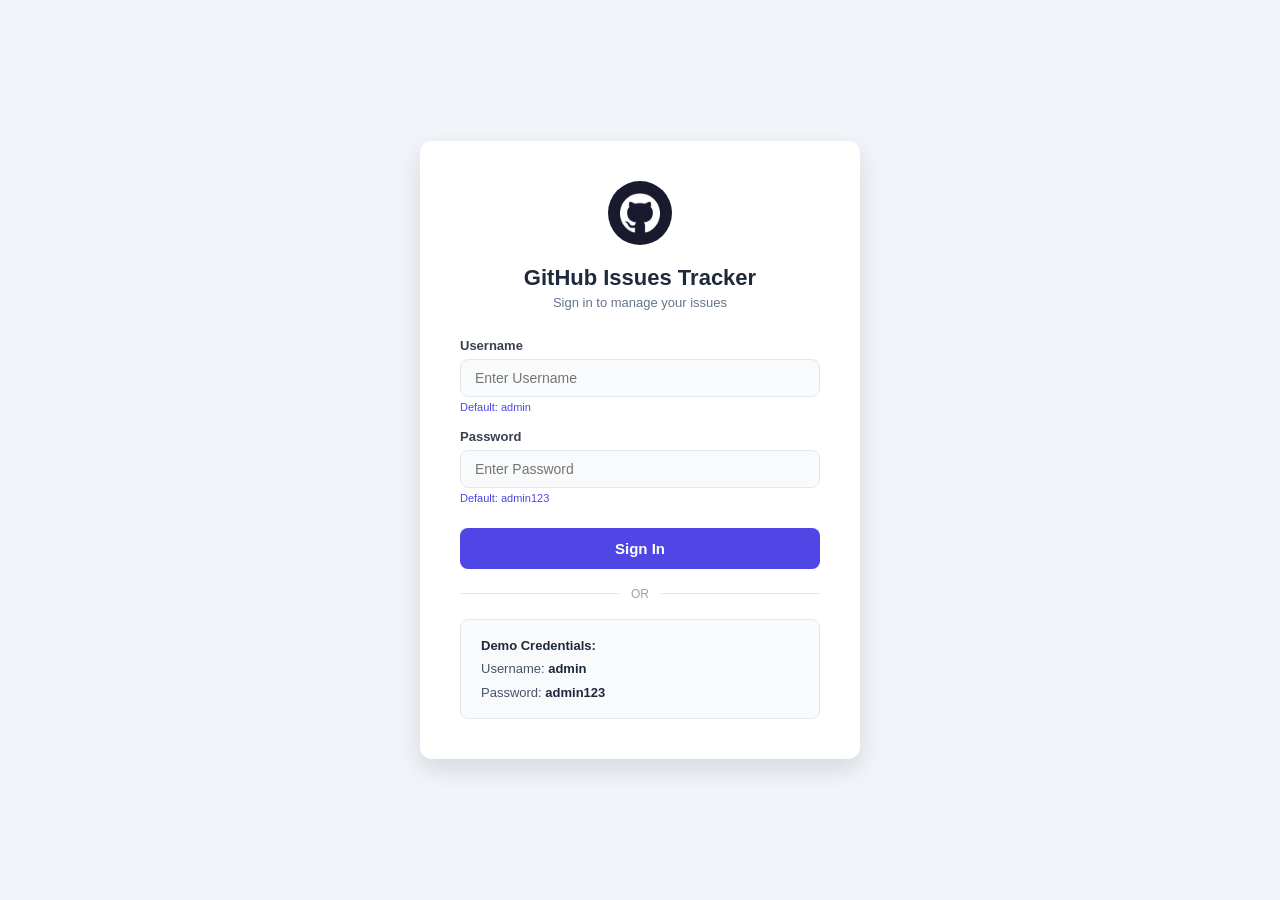
<file: index.html>
<!DOCTYPE html>
<html lang="en">
<head>
  <meta charset="UTF-8" />
  <meta name="viewport" content="width=device-width, initial-scale=1.0"/>
  <title>GitHub Issues Tracker - Sign In</title>
  <link rel="stylesheet" href="style.css" />
</head>
<body class="login-body">

  <div class="login-card">

    <!-- Logo -->
    <div class="login-logo">
      <img src="./assets/github-logo.png" alt="GitHub Logo" />
    </div>

    <!-- Title -->
    <h1 class="login-title">GitHub Issues Tracker</h1>
    <p class="login-subtitle">Sign in to manage your issues</p>

    <!-- Error Message -->
    <div class="login-error" id="loginError">
      Invalid username or password!
    </div>

    <!-- Form -->
    <div class="form-group">
      <label for="username">Username</label>
      <input type="text" id="username" placeholder="Enter Username" />
      <p class="form-hint">Default: admin</p>
    </div>

    <div class="form-group">
      <label for="password">Password</label>
      <input type="password" id="password" placeholder="Enter Password" />
      <p class="form-hint">Default: admin123</p>
    </div>

    <button class="btn-signin" onclick="handleLogin()">Sign In</button>

    <div class="or-divider">OR</div>

    <!-- Demo Credentials -->
    <div class="demo-creds">
      <p><strong>Demo Credentials:</strong></p>
      <p>Username: <strong>admin</strong></p>
      <p>Password: <strong>admin123</strong></p>
    </div>

</div>

<script src="login.js"></script>

</body>
</html>
</file>
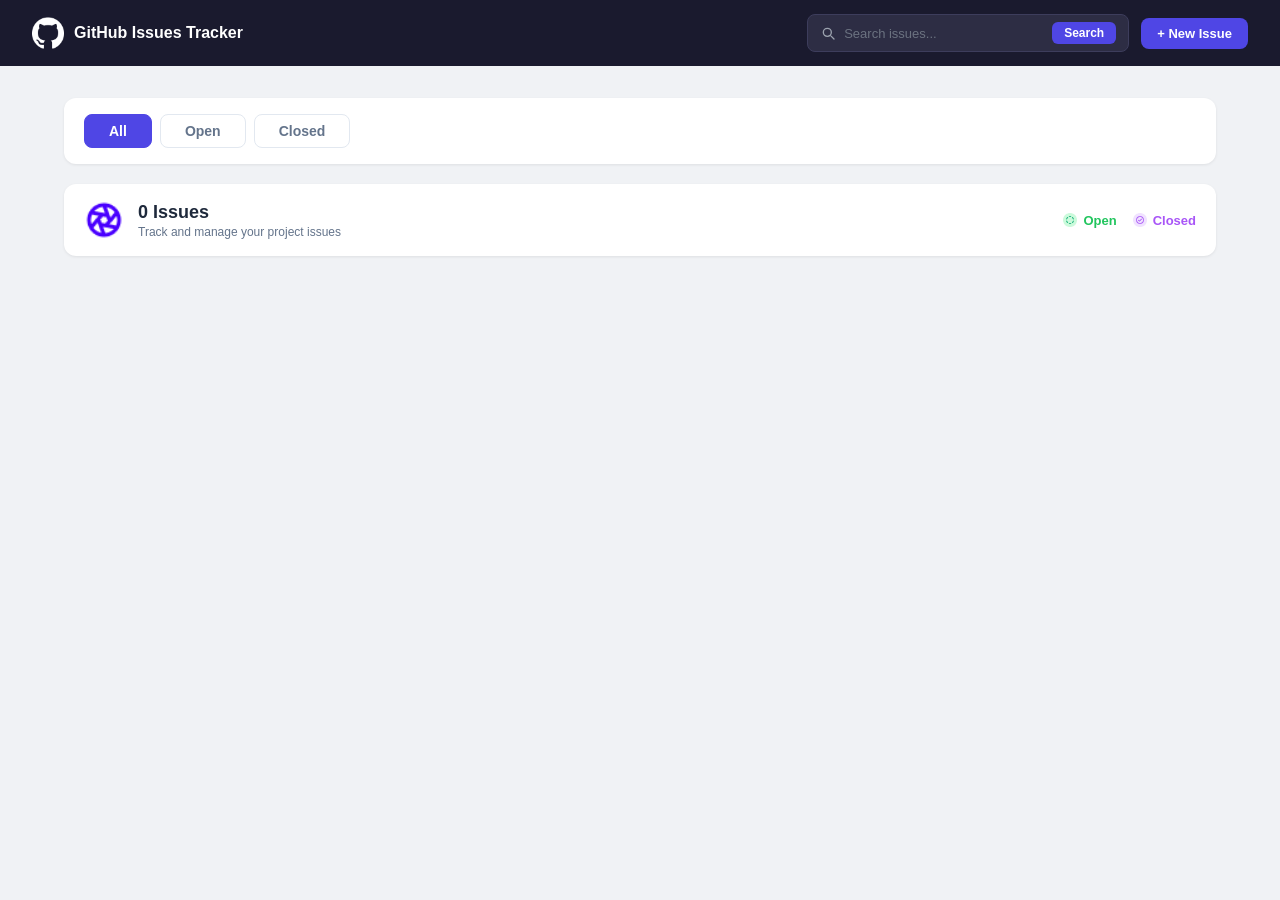
<file: main.html>
<!DOCTYPE html>
<html lang="en">
<head>
  <meta charset="UTF-8" />
  <meta name="viewport" content="width=device-width, initial-scale=1.0"/>
  <title>GitHub Issues Tracker</title>
  <link rel="stylesheet" href="style.css" />
</head>
<body class="main-body">

  <!-- Navbar -->
  <nav class="navbar">
    <div class="navbar-left">
      <img src="./assets/github-logo.png" alt="Logo" class="nav-logo" />
      <span class="nav-title">GitHub Issues Tracker</span>
    </div>
    <div class="navbar-right">
      <div class="search-box">
        <svg xmlns="http://www.w3.org/2000/svg" width="16" height="16" fill="none" viewBox="0 0 24 24" stroke="currentColor"><path stroke-linecap="round" stroke-linejoin="round" stroke-width="2" d="M21 21l-4.35-4.35M17 11A6 6 0 1 1 5 11a6 6 0 0 1 12 0z"/></svg>
        <input type="text" id="searchInput" placeholder="Search issues..." />
        <button onclick="handleSearch()">Search</button>
      </div>
      <button class="btn-new-issue">+ New Issue</button>
    </div>
  </nav>
  <!-- Main Container -->
  <div class="container">

    <!-- Tabs -->
    <div class="tabs-wrapper">
      <div class="tabs">
        <button class="tab-btn active" id="tab-all" onclick="filterIssues('all')">All</button>
        <button class="tab-btn" id="tab-open" onclick="filterIssues('open')">Open</button>
        <button class="tab-btn" id="tab-closed" onclick="filterIssues('closed')">Closed</button>
      </div>
    </div>

    <!-- Issue Count Section -->
    <div class="issues-header">
      <div class="issues-header-left">
        <img src="./assets/Aperture.png" alt="icon" class="header-icon" />
        <div>
          <h2 class="issue-count" id="issueCount">0 Issues</h2>
          <p class="issue-subtext">Track and manage your project issues</p>
        </div>
      </div>
      <div class="issues-header-right">
        <span class="status-badge open">
          <img src="./assets/Open-Status.png" alt="open" width="14"/> Open
        </span>
        <span class="status-badge closed">
          <img src="./assets/Closed-Status.png" alt="closed" width="14"/> Closed
        </span>
      </div>
    </div>


    <!-- Loading Spinner -->
    <div class="spinner-wrapper" id="spinner">
      <div class="spinner"></div>
    </div>

    <!-- Issues Grid -->
    <div class="issues-grid" id="issuesGrid"></div>

  </div>

  <!-- Modal -->
  <div class="modal-overlay" id="modalOverlay" onclick="closeModal()">
    <div class="modal-card" onclick="event.stopPropagation()">
      <div class="modal-header">
        <h2 class="modal-title" id="modalTitle"></h2>
        <div class="modal-title-row">
          <span class="modal-status-badge" id="modalStatus"></span>
          <span class="modal-dot">•</span>
          <span class="modal-meta" id="modalOpened"></span>
        </div>
        <div class="modal-labels" id="modalLabels"></div>
      </div>
      <div class="modal-body">
        <p class="modal-description" id="modalDescription"></p>
        <div class="modal-info-row">
          <div>
            <p class="modal-info-label">Assignee:</p>
            <p class="modal-info-value" id="modalAssignee"></p>
          </div>
          <div>
            <p class="modal-info-label">Priority:</p>
            <p class="modal-info-value" id="modalPriority"></p>
          </div>
        </div>
      </div>
      <div class="modal-footer">
        <button class="btn-close-modal" onclick="closeModal()">Close</button>
      </div>
    </div>
  </div>

 <script src="main.js"></script>
</body>
</html>
</file>
<file: style.css>
/* ===== GLOBAL ===== */
*, *::before, *::after {
  box-sizing: border-box;
  margin: 0;
  padding: 0;
}

:root {
  --bg: #f0f2f5;
  --card-bg: #ffffff;
  --navbar-bg: #1a1a2e;
  --primary: #4f46e5;
  --primary-hover: #4338ca;
  --open-color: #22c55e;
  --closed-color: #a855f7;
  --text: #1e293b;
  --text-muted: #64748b;
  --border: #e2e8f0;
  --shadow: 0 1px 3px rgba(0,0,0,0.08);
  --shadow-lg: 0 10px 25px rgba(0,0,0,0.12);
}

body {
  font-family: 'Segoe UI', sans-serif;
  background: var(--bg);
  color: var(--text);
  min-height: 100vh;
}

/* ===== LOGIN PAGE ===== */
.login-body {
  display: flex;
  align-items: center;
  justify-content: center;
  min-height: 100vh;
  background: #f1f5f9;
  padding: 20px;
}

.login-card {
  background: #ffffff;
  border-radius: 12px;
  padding: 40px;
  width: 100%;
  max-width: 440px;
  box-shadow: var(--shadow-lg);
  text-align: center;
}

.login-logo {
  width: 64px;
  height: 64px;
  background: #1a1a2e;
  border-radius: 50%;
  display: flex;
  align-items: center;
  justify-content: center;
  margin: 0 auto 20px;
  padding: 12px;
}

.login-logo img {
  width: 100%;
  filter: brightness(0) invert(1);
}

.login-title {
  font-size: 22px;
  font-weight: 700;
  color: #1e293b;
  margin-bottom: 4px;
}

.login-subtitle {
  font-size: 13px;
  color: #64748b;
  margin-bottom: 28px;
}

.form-group {
  text-align: left;
  margin-bottom: 16px;
}

.form-group label {
  display: block;
  font-size: 13px;
  font-weight: 600;
  color: #374151;
  margin-bottom: 6px;
}

.form-group input {
  width: 100%;
  padding: 10px 14px;
  border: 1.5px solid #e2e8f0;
  border-radius: 8px;
  font-size: 14px;
  background: #f8fafc;
  color: #1e293b;
  transition: border-color 0.2s;
  outline: none;
}

.form-group input:focus {
  border-color: var(--primary);
  background: #fff;
}

.form-hint {
  font-size: 11px;
  color: var(--primary);
  margin-top: 4px;
}

.login-error {
  background: #fef2f2;
  border: 1px solid #fecaca;
  color: #dc2626;
  border-radius: 8px;
  padding: 10px 14px;
  font-size: 13px;
  margin-bottom: 14px;
  display: none;
  text-align: left;
}

.btn-signin {
  width: 100%;
  padding: 12px;
  background: var(--primary);
  color: white;
  border: none;
  border-radius: 8px;
  font-size: 15px;
  font-weight: 700;
  cursor: pointer;
  transition: background 0.2s, transform 0.1s;
  margin-top: 8px;
}

.btn-signin:hover { background: var(--primary-hover); }
.btn-signin:active { transform: scale(0.98); }

.or-divider {
  display: flex;
  align-items: center;
  gap: 12px;
  margin: 18px 0;
  color: #94a3b8;
  font-size: 12px;
}

.or-divider::before,
.or-divider::after {
  content: '';
  flex: 1;
  height: 1px;
  background: #e2e8f0;
}

.demo-creds {
  background: #f8fafc;
  border: 1px solid #e2e8f0;
  border-radius: 8px;
  padding: 14px 20px;
  font-size: 13px;
  color: #475569;
  text-align: left;
  line-height: 1.8;
}

.demo-creds strong { color: #1e293b; }

/* ===== NAVBAR ===== */
.main-body {
  background: var(--bg);
  min-height: 100vh;
}

.navbar {
  background: var(--navbar-bg);
  padding: 14px 32px;
  display: flex;
  align-items: center;
  justify-content: space-between;
  position: sticky;
  top: 0;
  z-index: 100;
}

.navbar-left {
  display: flex;
  align-items: center;
  gap: 10px;
}

.nav-logo {
  width: 32px;
  height: 32px;
  filter: brightness(0) invert(1);
}

.nav-title {
  color: white;
  font-size: 16px;
  font-weight: 700;
}

.navbar-right {
  display: flex;
  align-items: center;
  gap: 12px;
}

.search-box {
  display: flex;
  align-items: center;
  background: #2d2d44;
  border: 1px solid #3d3d5c;
  border-radius: 8px;
  padding: 7px 12px;
  gap: 8px;
}

.search-box svg { color: #9ca3af; flex-shrink: 0; }

.search-box input {
  background: transparent;
  border: none;
  outline: none;
  color: white;
  font-size: 13px;
  width: 200px;
}

.search-box input::placeholder { color: #6b7280; }

.search-box button {
  background: var(--primary);
  color: white;
  border: none;
  border-radius: 6px;
  padding: 4px 12px;
  font-size: 12px;
  font-weight: 600;
  cursor: pointer;
  transition: background 0.2s;
}

.search-box button:hover { background: var(--primary-hover); }

.btn-new-issue {
  background: var(--primary);
  color: white;
  border: none;
  border-radius: 8px;
  padding: 8px 16px;
  font-size: 13px;
  font-weight: 700;
  cursor: pointer;
  transition: background 0.2s;
  white-space: nowrap;
}

.btn-new-issue:hover { background: var(--primary-hover); }

/* ===== CONTAINER ===== */
.container {
  max-width: 1200px;
  margin: 0 auto;
  padding: 32px 24px;
}

/* ===== TABS ===== */
.tabs-wrapper {
  background: white;
  border-radius: 12px;
  padding: 16px 20px;
  margin-bottom: 20px;
  box-shadow: var(--shadow);
}

.tabs {
  display: flex;
  gap: 8px;
}

.tab-btn {
  padding: 8px 24px;
  border-radius: 8px;
  border: 1.5px solid var(--border);
  background: transparent;
  font-size: 14px;
  font-weight: 600;
  color: var(--text-muted);
  cursor: pointer;
  transition: all 0.2s;
}

.tab-btn:hover {
  border-color: var(--primary);
  color: var(--primary);
}

.tab-btn.active {
  background: var(--primary);
  color: white;
  border-color: var(--primary);
}

/* ===== ISSUES HEADER ===== */
.issues-header {
  display: flex;
  align-items: center;
  justify-content: space-between;
  background: white;
  border-radius: 12px;
  padding: 16px 20px;
  margin-bottom: 24px;
  box-shadow: var(--shadow);
}

.issues-header-left {
  display: flex;
  align-items: center;
  gap: 14px;
}

.header-icon {
  width: 40px;
  height: 40px;
  object-fit: contain;
}

.issue-count {
  font-size: 18px;
  font-weight: 700;
  color: var(--text);
}

.issue-subtext {
  font-size: 12px;
  color: var(--text-muted);
  margin-top: 2px;
}

.issues-header-right {
  display: flex;
  align-items: center;
  gap: 16px;
}

.status-badge {
  display: flex;
  align-items: center;
  gap: 6px;
  font-size: 13px;
  font-weight: 600;
}

.status-badge.open { color: var(--open-color); }
.status-badge.closed { color: var(--closed-color); }

/* ===== SPINNER ===== */
.spinner-wrapper {
  display: flex;
  justify-content: center;
  padding: 60px 0;
}

.spinner {
  width: 40px;
  height: 40px;
  border: 4px solid #e2e8f0;
  border-top-color: var(--primary);
  border-radius: 50%;
  animation: spin 0.8s linear infinite;
}

@keyframes spin { to { transform: rotate(360deg); } }

.spinner-wrapper.hidden { display: none; }

/* ===== ISSUES GRID ===== */
.issues-grid {
  display: grid;
  grid-template-columns: repeat(4, 1fr);
  gap: 16px;
}

/* ===== ISSUE CARD ===== */
.issue-card {
  background: white;
  border-radius: 10px;
  padding: 16px;
  box-shadow: var(--shadow);
  border-top: 4px solid transparent;
  cursor: pointer;
  transition: transform 0.15s, box-shadow 0.15s;
  display: flex;
  flex-direction: column;
  gap: 10px;
}

.issue-card:hover {
  transform: translateY(-2px);
  box-shadow: var(--shadow-lg);
}

.issue-card.open { border-top-color: var(--open-color); }
.issue-card.closed { border-top-color: var(--closed-color); }

.card-top {
  display: flex;
  align-items: center;
  justify-content: space-between;
}

.card-status-icon {
  width: 22px;
  height: 22px;
  object-fit: contain;
}

.priority-badge {
  font-size: 10px;
  font-weight: 700;
  padding: 3px 8px;
  border-radius: 20px;
  text-transform: uppercase;
  letter-spacing: 0.5px;
}

.priority-high { background: #fef2f2; color: #dc2626; }
.priority-medium { background: #fffbeb; color: #d97706; }
.priority-low { background: #f0fdf4; color: #16a34a; }

.card-title {
  font-size: 13px;
  font-weight: 700;
  color: var(--text);
  line-height: 1.4;
  display: -webkit-box;
  line-clamp: 2;
  -webkit-line-clamp: 2;
  -webkit-box-orient: vertical;
  overflow: hidden;
}

.card-description {
  font-size: 12px;
  color: var(--text-muted);
  line-height: 1.5;
  display: -webkit-box;
  line-clamp: 2;
  -webkit-line-clamp: 2;
  -webkit-box-orient: vertical;
  overflow: hidden;
}

.card-labels {
  display: flex;
  flex-wrap: wrap;
  gap: 5px;
}

.label-tag {
  font-size: 10px;
  font-weight: 600;
  padding: 3px 8px;
  border-radius: 20px;
  text-transform: uppercase;
  letter-spacing: 0.3px;
}

.label-bug { background: #fef2f2; color: #dc2626; border: 1px solid #fecaca; }
.label-enhancement { background: #eff6ff; color: #2563eb; border: 1px solid #bfdbfe; }
.label-documentation { background: #f0fdf4; color: #16a34a; border: 1px solid #bbf7d0; }
.label-help { background: #fdf4ff; color: #9333ea; border: 1px solid #e9d5ff; }
.label-good { background: #fff7ed; color: #ea580c; border: 1px solid #fed7aa; }
.label-default { background: #f1f5f9; color: #475569; border: 1px solid #e2e8f0; }


.card-footer {
  border-top: 1px solid var(--border);
  padding-top: 10px;
  font-size: 11px;
  color: var(--text-muted);
  display: flex;
  flex-direction: column;
  gap: 5px;
}

.footer-top,
.footer-bottom {
  display: flex;
  justify-content: space-between;
  align-items: center;
}

.card-author { font-weight: 600; color: var(--text); }

/* ===== MODAL ===== */
.modal-overlay {
  position: fixed;
  inset: 0;
  background: rgba(0,0,0,0.5);
  display: flex;
  align-items: center;
  justify-content: center;
  z-index: 1000;
  padding: 20px;
  opacity: 0;
  pointer-events: none;
  transition: opacity 0.2s;
}

.modal-overlay.active {
  opacity: 1;
  pointer-events: all;
}

.modal-card {
  background: white;
  border-radius: 12px;
  width: 100%;
  max-width: 500px;
  box-shadow: var(--shadow-lg);
  overflow: hidden;
  transform: translateY(10px);
  transition: transform 0.2s;
}

.modal-overlay.active .modal-card { transform: translateY(0); }

.modal-header {
  padding: 20px 24px 16px;
  border-bottom: 1px solid var(--border);
}

.modal-title-row {
  display: flex;
  align-items: center;
  gap: 8px;
  margin-bottom: 10px;
}

.modal-status-badge {
  font-size: 11px;
  font-weight: 700;
  padding: 3px 10px;
  border-radius: 20px;
  text-transform: uppercase;
}

.modal-status-badge.open { background: #dcfce7; color: #16a34a; }
.modal-status-badge.closed { background: #f3e8ff; color: #9333ea; }

.modal-dot { color: #94a3b8; font-size: 14px; }

.modal-meta { font-size: 12px; color: var(--text-muted); }

.modal-title {
  font-size: 17px;
  font-weight: 700;
  color: var(--text);
  margin-bottom: 12px;
  line-height: 1.4;
}

.modal-labels {
  display: flex;
  flex-wrap: wrap;
  gap: 6px;
}

.modal-body {
  padding: 20px 24px;
}

.modal-description {
  font-size: 13px;
  color: #475569;
  line-height: 1.6;
  margin-bottom: 20px;
}

.modal-info-row {
  display: grid;
  grid-template-columns: 1fr 1fr;
  gap: 16px;
  background: #f8fafc;
  border-radius: 8px;
  padding: 14px 16px;
}

.modal-info-label {
  font-size: 11px;
  color: var(--text-muted);
  font-weight: 600;
  text-transform: uppercase;
  letter-spacing: 0.5px;
  margin-bottom: 4px;
}

.modal-info-value {
  font-size: 13px;
  font-weight: 700;
  color: var(--text);
}

.modal-footer {
  padding: 14px 24px;
  border-top: 1px solid var(--border);
  display: flex;
  justify-content: flex-end;
}

.btn-close-modal {
  background: var(--primary);
  color: white;
  border: none;
  border-radius: 8px;
  padding: 9px 24px;
  font-size: 13px;
  font-weight: 700;
  cursor: pointer;
  transition: background 0.2s;
}

.btn-close-modal:hover { background: var(--primary-hover); }

/* ===== NO RESULTS ===== */
.no-results {
  grid-column: 1 / -1;
  text-align: center;
  padding: 60px 20px;
  color: var(--text-muted);
}

.no-results h3 { font-size: 18px; margin-bottom: 8px; color: var(--text); }
.no-results p { font-size: 14px; }

/* ===== RESPONSIVE ===== */
@media (max-width: 1024px) {
  .issues-grid { grid-template-columns: repeat(3, 1fr); }
}

@media (max-width: 768px) {
  .navbar { padding: 12px 16px; flex-wrap: wrap; gap: 10px; }
  .search-box input { width: 140px; }
  .issues-grid { grid-template-columns: repeat(2, 1fr); }
  .container { padding: 20px 16px; }
  .issues-header { flex-direction: column; align-items: flex-start; gap: 12px; }
}

@media (max-width: 480px) {
  .issues-grid { grid-template-columns: 1fr; }
  .navbar-right { width: 100%; justify-content: space-between; }
  .search-box { flex: 1; }
  .search-box input { width: 100%; }
}
</file>
